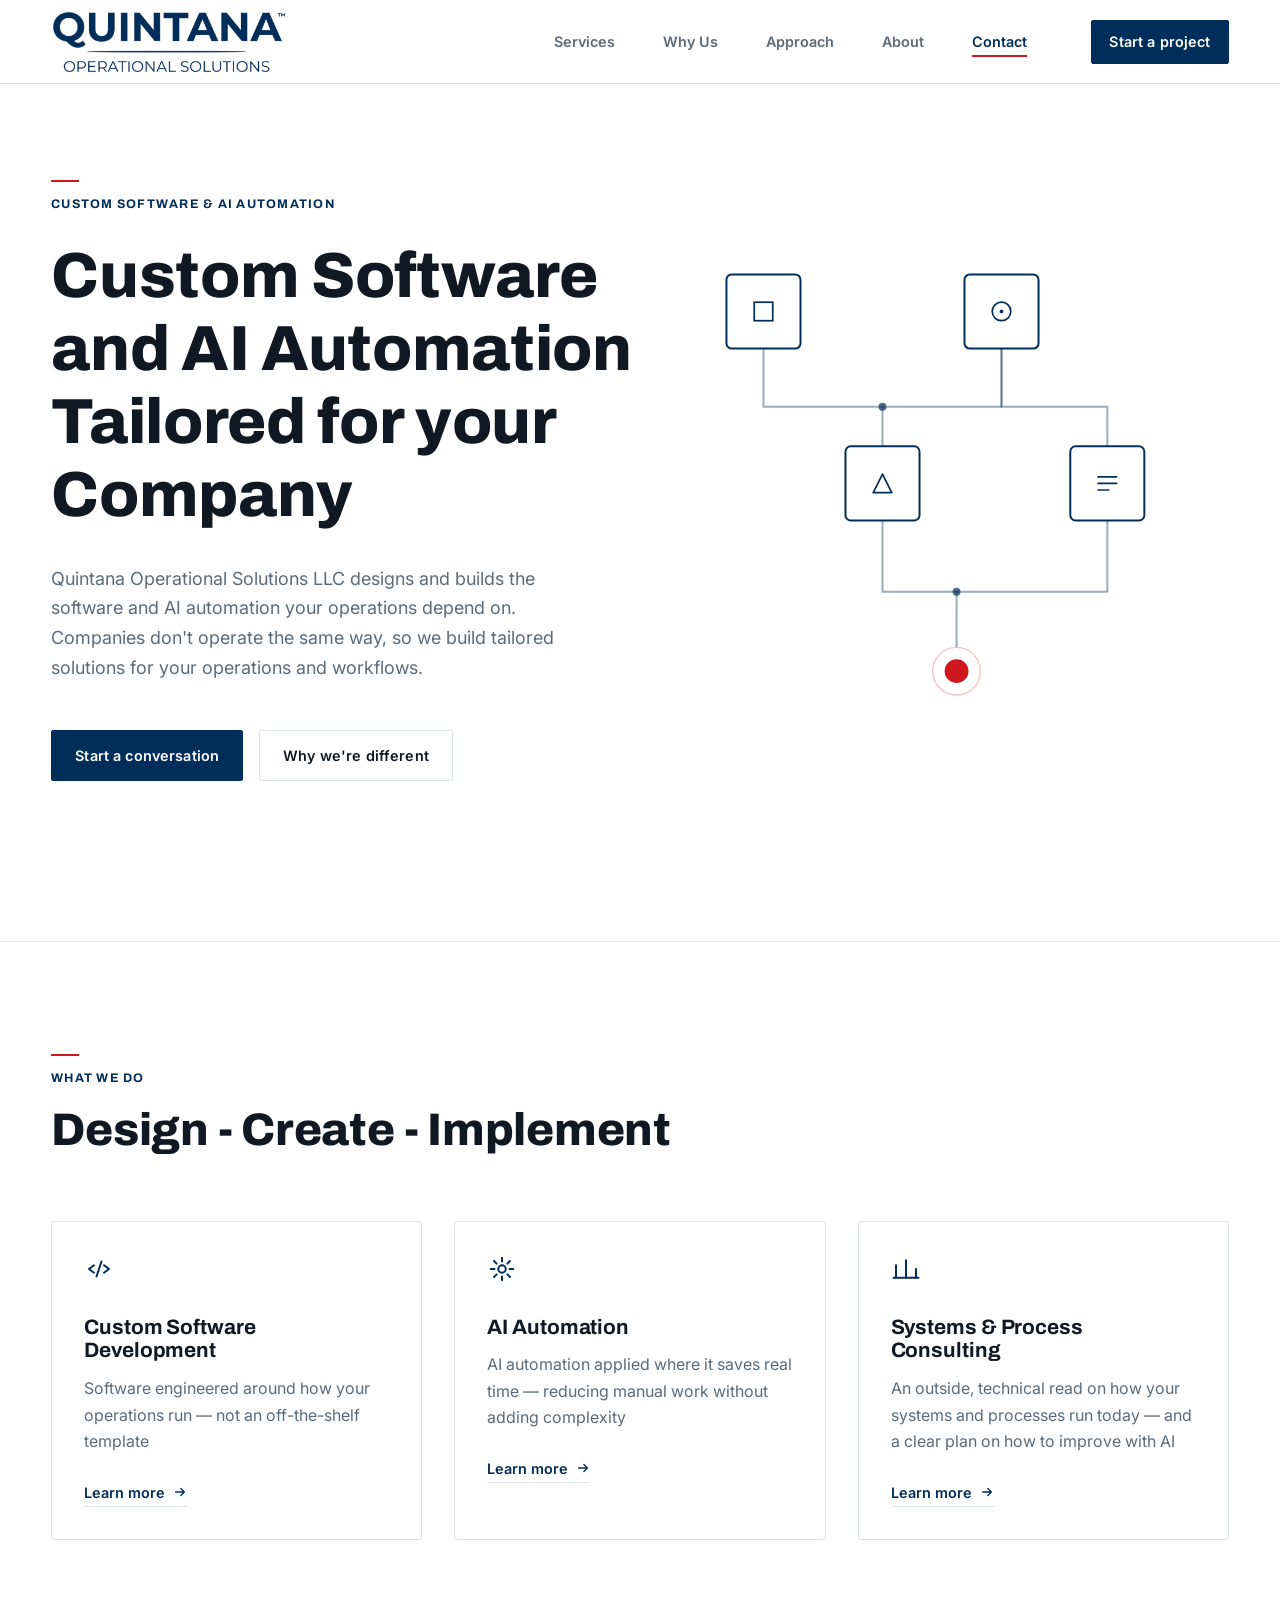
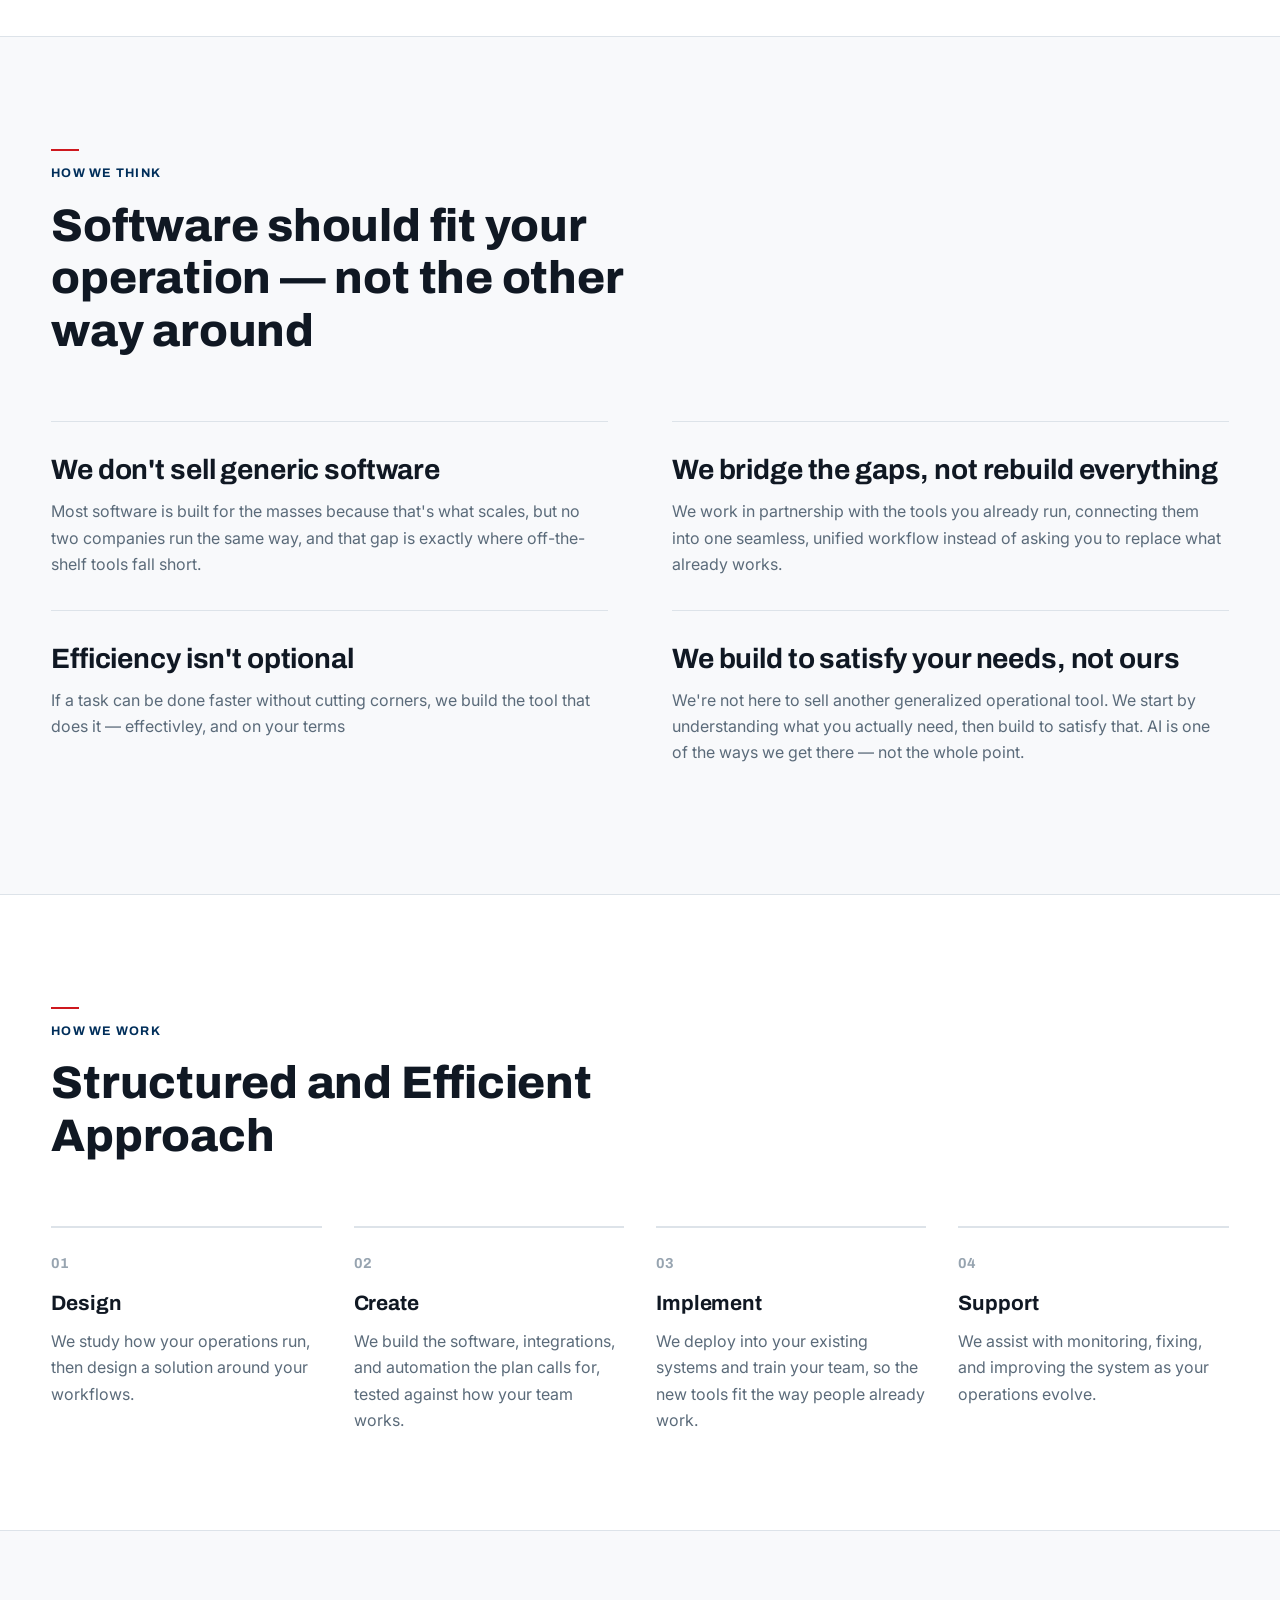
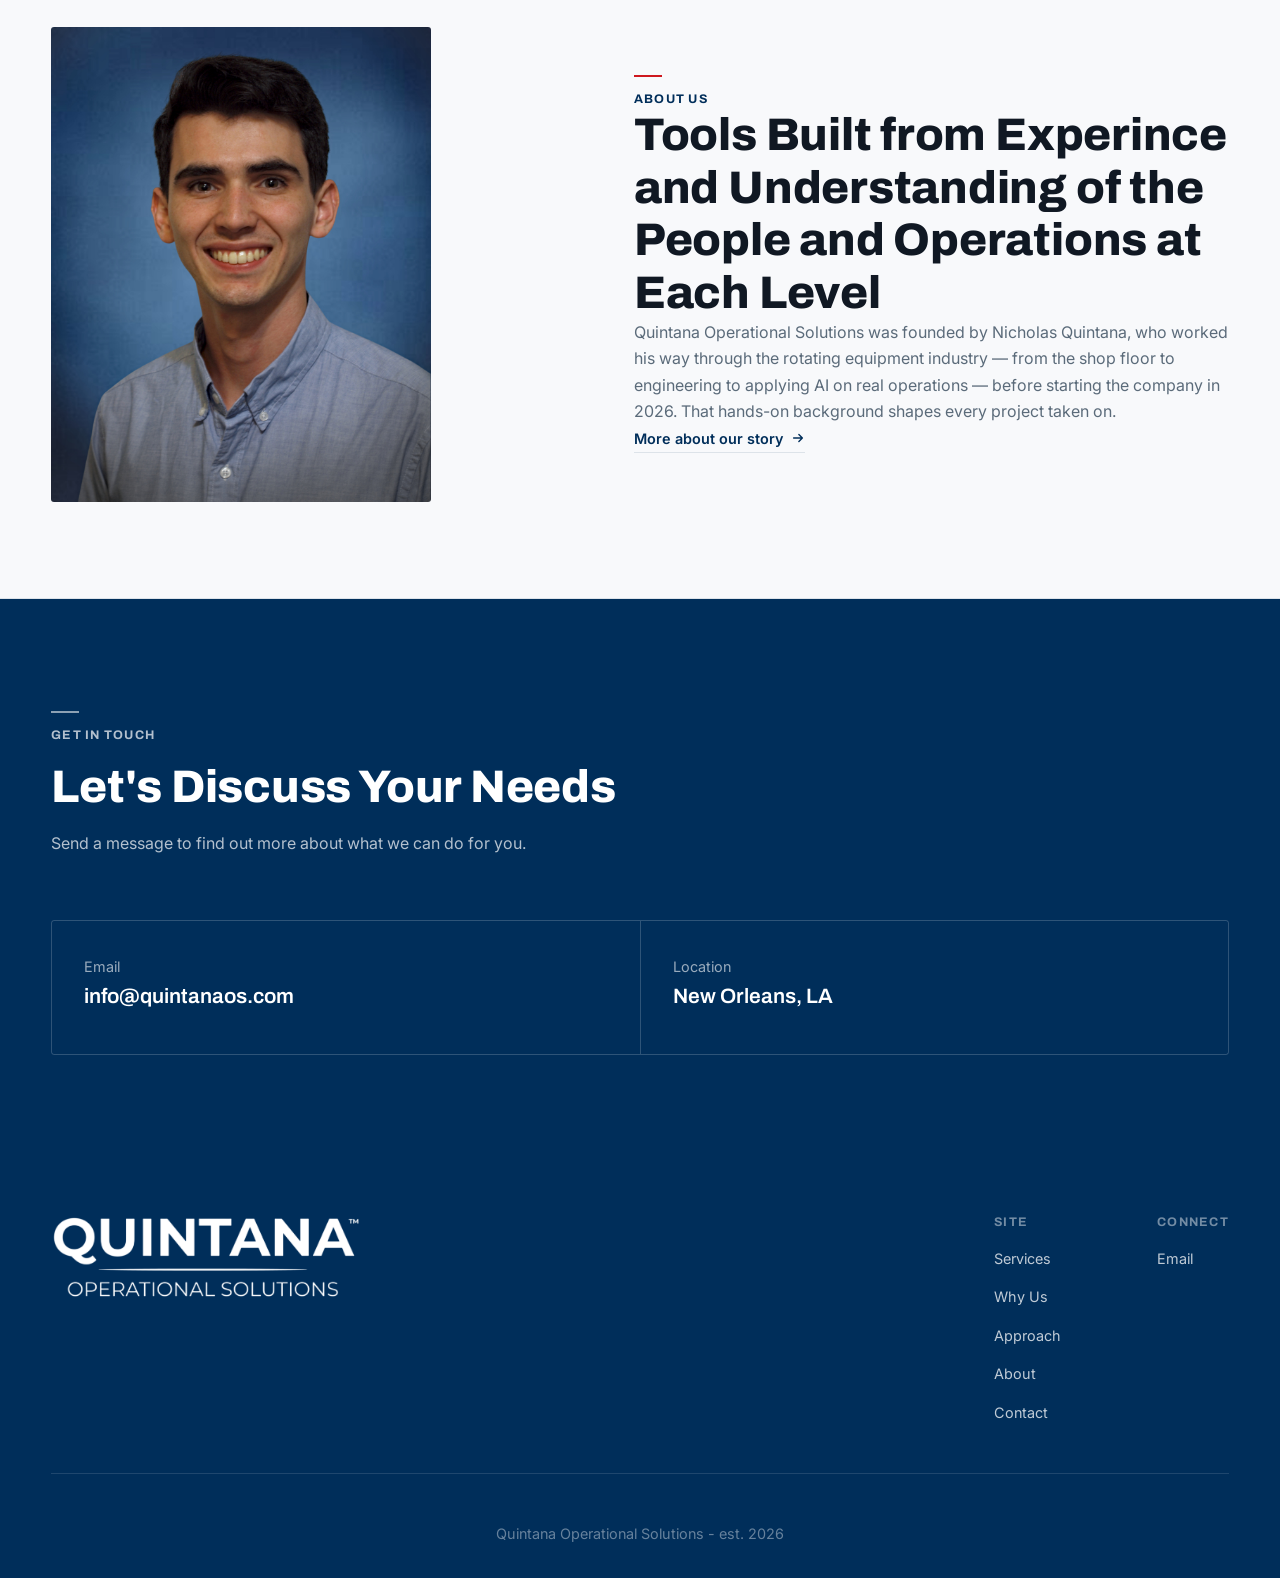
<file: index.html>
<!DOCTYPE html>
<html lang="en">
<head>
  <meta charset="UTF-8">
  <meta name="viewport" content="width=device-width, initial-scale=1.0">
  <title>Quintana Operational Solutions LLC — Custom Software for Industrial Operations</title>
  <meta name="description" content="Custom software development, automation, and reporting systems built for industrial and operational businesses. Based in New Orleans, Louisiana.">
  <link rel="icon" type="image/png" sizes="32x32" href="assets/icons/favicon-32.png">
  <link rel="icon" type="image/png" sizes="64x64" href="assets/icons/favicon-64.png">
  <link rel="apple-touch-icon" href="assets/icons/apple-touch-icon.png">
  <meta name="theme-color" content="#002e5a">

  <link rel="preconnect" href="https://fonts.googleapis.com">
  <link rel="preconnect" href="https://fonts.gstatic.com" crossorigin>
  <link href="https://fonts.googleapis.com/css2?family=Archivo:wght@600;700;800;900&amp;family=IBM+Plex+Mono:wght@500;600&amp;family=Inter:wght@400;500;600;700&amp;display=swap" rel="stylesheet">

  <link rel="stylesheet" href="css/variables.css">
  <link rel="stylesheet" href="css/base.css">
  <link rel="stylesheet" href="css/layout.css">
  <link rel="stylesheet" href="css/components.css">
  <link rel="stylesheet" href="css/pages.css">

  <!-- Structured data: Organization + Person (founder). Add "sameAs" URLs
       to the Organization object below once social profiles exist. -->
  <script type="application/ld+json">
  {
    "@context": "https://schema.org",
    "@graph": [
      {
        "@type": "Organization",
        "@id": "https://www.quintanaos.com/#organization",
        "name": "Quintana Operational Solutions LLC",
        "url": "https://www.quintanaos.com/",
        "logo": "https://www.quintanaos.com/assets/logo/quintana-logo-navy.png",
        "description": "Custom software development and IT consulting for industrial and operational businesses.",
        "address": {
          "@type": "PostalAddress",
          "addressLocality": "New Orleans",
          "addressRegion": "LA",
          "addressCountry": "US"
        },
        "founder": { "@id": "https://www.quintanaos.com/#person" }
      },
      {
        "@type": "Person",
        "@id": "https://www.quintanaos.com/#person",
        "name": "Nicholas Quintana",
        "jobTitle": "Founder & Managing Member",
        "worksFor": { "@id": "https://www.quintanaos.com/#organization" },
        "email": "info@quintanaos.com",
        "url": "https://www.quintanaos.com/",
        "address": {
          "@type": "PostalAddress",
          "addressLocality": "New Orleans",
          "addressRegion": "LA",
          "addressCountry": "US"
        }
      }
    ]
  }
  </script>
</head>
<body>
  <a class="skip-link" href="#main">Skip to content</a>

  <header class="site-header">
    <div class="container">
      <a class="brand" href="index.html" aria-label="Quintana Operational Solutions — home">
        <img class="brand__logo" src="assets/logo/quintana-logo-navy.png" alt="Quintana Operational Solutions" width="591" height="160">
      </a>

      <button class="nav-toggle" aria-label="Toggle navigation menu" aria-expanded="false" aria-controls="primary-nav">
        <span></span><span></span><span></span>
      </button>

      <nav class="nav" id="primary-nav" aria-label="Primary">
        <ul class="nav__links">
          <li><a href="#services">Services</a></li>
          <li><a href="#why-us">Why Us</a></li>
          <li><a href="#approach">Approach</a></li>
          <li><a href="about.html">About</a></li>
          <li><a href="#contact">Contact</a></li>
        </ul>
        <div class="nav__cta">
          <a class="btn btn--primary btn--sm" href="#contact">Start a project</a>
        </div>
      </nav>
    </div>
  </header>

  <main id="main">

    <!-- ============ HERO ============ -->
    <section class="hero">
      <div class="container">
        <div class="hero__content">
          <p class="eyebrow hero__eyebrow">Custom Software &amp; AI Automation</p>
          <h1>Custom Software and AI Automation Tailored for your Company</h1>
          <p class="hero__lead">
            Quintana Operational Solutions LLC designs and builds the software and AI automation your operations depend on.
            Companies don't operate the same way, so we build tailored solutions for your operations and workflows.
          </p>
          <div class="hero__actions">
            <a class="btn btn--primary" href="#contact">Start a conversation</a>
            <a class="btn btn--ghost" href="#why-us">Why we're different</a>
          </div>
        </div>

        <svg class="hero__diagram" viewBox="0 0 400 400" fill="none" aria-hidden="true">
          <path d="M48,76 L48,120 L138,120 L138,150" stroke="currentColor" stroke-width="1.5" opacity="0.4"/>
          <path d="M228,76 L228,120 L138,120" stroke="currentColor" stroke-width="1.5" opacity="0.4"/>
          <path d="M228,76 L228,120 L308,120 L308,150" stroke="currentColor" stroke-width="1.5" opacity="0.4"/>
          <path d="M138,206 L138,260 L194,260 L194,302" stroke="currentColor" stroke-width="1.5" opacity="0.4"/>
          <path d="M308,206 L308,260 L194,260" stroke="currentColor" stroke-width="1.5" opacity="0.4"/>

          <circle cx="138" cy="120" r="3" fill="currentColor" opacity="0.7"/>
          <circle cx="194" cy="260" r="3" fill="currentColor" opacity="0.7"/>

          <rect x="20" y="20" width="56" height="56" rx="4" fill="var(--paper-000)" stroke="currentColor" stroke-width="1.5"/>
          <rect x="41" y="41" width="14" height="14" stroke="currentColor" stroke-width="1.3"/>

          <rect x="200" y="20" width="56" height="56" rx="4" fill="var(--paper-000)" stroke="currentColor" stroke-width="1.5"/>
          <circle cx="228" cy="48" r="7" stroke="currentColor" stroke-width="1.3"/>
          <circle cx="228" cy="48" r="1.4" fill="currentColor"/>

          <rect x="110" y="150" width="56" height="56" rx="4" fill="var(--paper-000)" stroke="currentColor" stroke-width="1.5"/>
          <path d="M138,171 L145,185 L131,185 Z" stroke="currentColor" stroke-width="1.3" stroke-linejoin="round"/>

          <rect x="280" y="150" width="56" height="56" rx="4" fill="var(--paper-000)" stroke="currentColor" stroke-width="1.5"/>
          <path d="M301,173 L315,173 M301,178 L315,178 M301,183 L309,183" stroke="currentColor" stroke-width="1.3" stroke-linecap="round"/>

          <circle cx="194" cy="320" r="18" stroke="var(--color-accent)" opacity="0.25"/>
          <circle cx="194" cy="320" r="9" fill="var(--color-accent)"/>
        </svg>
      </div>
    </section>

    <!-- ============ SERVICES ============ -->
    <section class="section" id="services">
      <div class="container">
        <div class="section-head">
          <p class="eyebrow">What We Do</p>
          <h2>Design  -  Create  -  Implement</h2>
        </div>

        <div class="grid grid--3">
          <article class="card service-card">
            <div class="service-card__icon">
              <svg viewBox="0 0 24 24" fill="none" aria-hidden="true">
                <path d="M8 9l-4 3 4 3M16 9l4 3-4 3M14 6l-4 12" stroke="currentColor" stroke-width="1.6" stroke-linecap="round" stroke-linejoin="round"/>
              </svg>
            </div>
            <h3>Custom Software Development</h3>
            <p>Software engineered around how your operations run — not an off-the-shelf template</p>
            <a class="link-arrow" href="#contact">
              Learn more
              <svg viewBox="0 0 16 16" fill="none" aria-hidden="true"><path d="M3 8h10M9 4l4 4-4 4" stroke="currentColor" stroke-width="1.6" stroke-linecap="round" stroke-linejoin="round"/></svg>
            </a>
          </article>

          <article class="card service-card">
            <div class="service-card__icon">
              <svg viewBox="0 0 24 24" fill="none" aria-hidden="true">
                <circle cx="12" cy="12" r="3" stroke="currentColor" stroke-width="1.6"/>
                <path d="M12 3v3M12 18v3M3 12h3M18 12h3M5.6 5.6l2.1 2.1M16.3 16.3l2.1 2.1M18.4 5.6l-2.1 2.1M7.7 16.3l-2.1 2.1" stroke="currentColor" stroke-width="1.6" stroke-linecap="round"/>
              </svg>
            </div>
            <h3>AI Automation</h3>
            <p>AI automation applied where it saves real time — reducing manual work without adding complexity</p>
            <a class="link-arrow" href="#contact">
              Learn more
              <svg viewBox="0 0 16 16" fill="none" aria-hidden="true"><path d="M3 8h10M9 4l4 4-4 4" stroke="currentColor" stroke-width="1.6" stroke-linecap="round" stroke-linejoin="round"/></svg>
            </a>
          </article>

          <article class="card service-card">
            <div class="service-card__icon">
              <svg viewBox="0 0 24 24" fill="none" aria-hidden="true">
                <path d="M4 19V9M12 19V5M20 19v-7" stroke="currentColor" stroke-width="1.6" stroke-linecap="round"/>
                <path d="M2 19h20" stroke="currentColor" stroke-width="1.6" stroke-linecap="round"/>
              </svg>
            </div>
            <h3>Systems &amp; Process Consulting</h3>
            <p>An outside, technical read on how your systems and processes run today — and a clear plan on how to improve with AI</p>
            <a class="link-arrow" href="#contact">
              Learn more
              <svg viewBox="0 0 16 16" fill="none" aria-hidden="true"><path d="M3 8h10M9 4l4 4-4 4" stroke="currentColor" stroke-width="1.6" stroke-linecap="round" stroke-linejoin="round"/></svg>
            </a>
          </article>
        </div>
      </div>
    </section>

    <!-- ============ WHY US / HOW WE THINK ============ -->
    <section class="section section--alt" id="why-us">
      <div class="container">
        <div class="section-head">
          <p class="eyebrow">How We Think</p>
          <h2>Software should fit your operation — not the other way around</h2>
        </div>

        <div class="values-grid">
          <div class="value-item">
            <h3>We don't sell generic software</h3>
            <p>Most software is built for the masses because that's what scales, but no two companies run the same way, and that gap is exactly where off-the-shelf tools fall short.</p>
          </div>
          <div class="value-item">
            <h3>We bridge the gaps, not rebuild everything</h3>
            <p>We work in partnership with the tools you already run, connecting them into one seamless, unified workflow instead of asking you to replace what already works.</p>
          </div>
          <div class="value-item">
            <h3>Efficiency isn't optional</h3>
            <p>If a task can be done faster without cutting corners, we build the tool that does it — effectivley, and on your terms</p>
          </div>
          <div class="value-item">
            <h3>We build to satisfy your needs, not ours</h3>
            <p>We're not here to sell another generalized operational tool. We start by understanding what you actually need, then build to satisfy that. AI is one of the ways we get there — not the whole point.</p>
          </div>
        </div>
      </div>
    </section>

    <!-- ============ APPROACH ============ -->
    <section class="section" id="approach">
      <div class="container">
        <div class="section-head">
          <p class="eyebrow">How We Work</p>
          <h2>Structured and Efficient Approach</h2>
        </div>

        <div class="steps">
          <div class="step">
            <span class="step__number">01</span>
            <h3>Design</h3>
            <p>We study how your operations run, then design a solution around your workflows.</p>
          </div>
          <div class="step">
            <span class="step__number">02</span>
            <h3>Create</h3>
            <p>We build the software, integrations, and automation the plan calls for, tested against how your team works.</p>
          </div>
          <div class="step">
            <span class="step__number">03</span>
            <h3>Implement</h3>
            <p>We deploy into your existing systems and train your team, so the new tools fit the way people already work.</p>
          </div>
          <div class="step">
            <span class="step__number">04</span>
            <h3>Support</h3>
            <p>We assist with monitoring, fixing, and improving the system as your operations evolve.</p>
          </div>
        </div>
      </div>
    </section>

    <!-- ============ ABOUT TEASER ============ -->
    <section class="section section--alt" id="about">
      <div class="container">
        <div class="about-teaser">
          <div class="about-teaser__portrait">
            <img src="assets/photos/nicholas-quintana.jpg" alt="Nicholas Quintana, Founder of Quintana Operational Solutions">
          </div>
          <div class="about-teaser__content">
            <p class="eyebrow">About Us</p>
            <h2>Tools Built from Experince and Understanding of the People and Operations at Each Level</h2>
            <p>Quintana Operational Solutions was founded by Nicholas Quintana, who worked his way through the rotating equipment industry — from the shop floor to engineering to applying AI on real operations — before starting the company in 2026. That hands-on background shapes every project taken on.</p>
            <a class="link-arrow" href="about.html">
              More about our story
              <svg viewBox="0 0 16 16" fill="none" aria-hidden="true"><path d="M3 8h10M9 4l4 4-4 4" stroke="currentColor" stroke-width="1.6" stroke-linecap="round" stroke-linejoin="round"/></svg>
            </a>
          </div>
        </div>
      </div>
    </section>

    <!-- ============ CONTACT ============ -->
    <section class="section section--dark" id="contact">
      <div class="container">
        <div class="section-head">
          <p class="eyebrow eyebrow--on-dark">Get In Touch</p>
          <h2>Let's Discuss Your Needs</h2>
          <p>Send a message to find out more about what we can do for you.</p>
        </div>

        <div class="stat-strip stat-strip--on-dark stat-strip--2">
          <div class="stat">
            <span class="stat__label">Email</span>
            <a class="stat__value stat__value--text" href="mailto:info@quintanaos.com">info@quintanaos.com</a>
          </div>
          <div class="stat">
            <span class="stat__label">Location</span>
            <span class="stat__value stat__value--text">New Orleans, LA</span>
          </div>
        </div>
      </div>
    </section>

  </main>

  <footer class="site-footer">
    <div class="container">
      <div class="footer-top">
        <div>
          <a class="footer-brand" href="index.html" aria-label="Quintana Operational Solutions — home">
            <img class="footer-brand__logo" src="assets/logo/quintana-logo-white.png" alt="Quintana Operational Solutions" width="591" height="160">
          </a>
        </div>

        <div class="footer-links">
          <div>
            <h4>Site</h4>
            <ul>
              <li><a href="#services">Services</a></li>
              <li><a href="#why-us">Why Us</a></li>
              <li><a href="#approach">Approach</a></li>
              <li><a href="about.html">About</a></li>
              <li><a href="#contact">Contact</a></li>
            </ul>
          </div>
          <div>
            <h4>Connect</h4>
            <ul>
              <li><a href="mailto:info@quintanaos.com">Email</a></li>
            </ul>
          </div>
        </div>
      </div>

      <div class="footer-bottom">
        <span>Quintana Operational Solutions - est. 2026</span>
      </div>
    </div>
  </footer>

  <script src="js/main.js"></script>
</body>
</html>
</file>
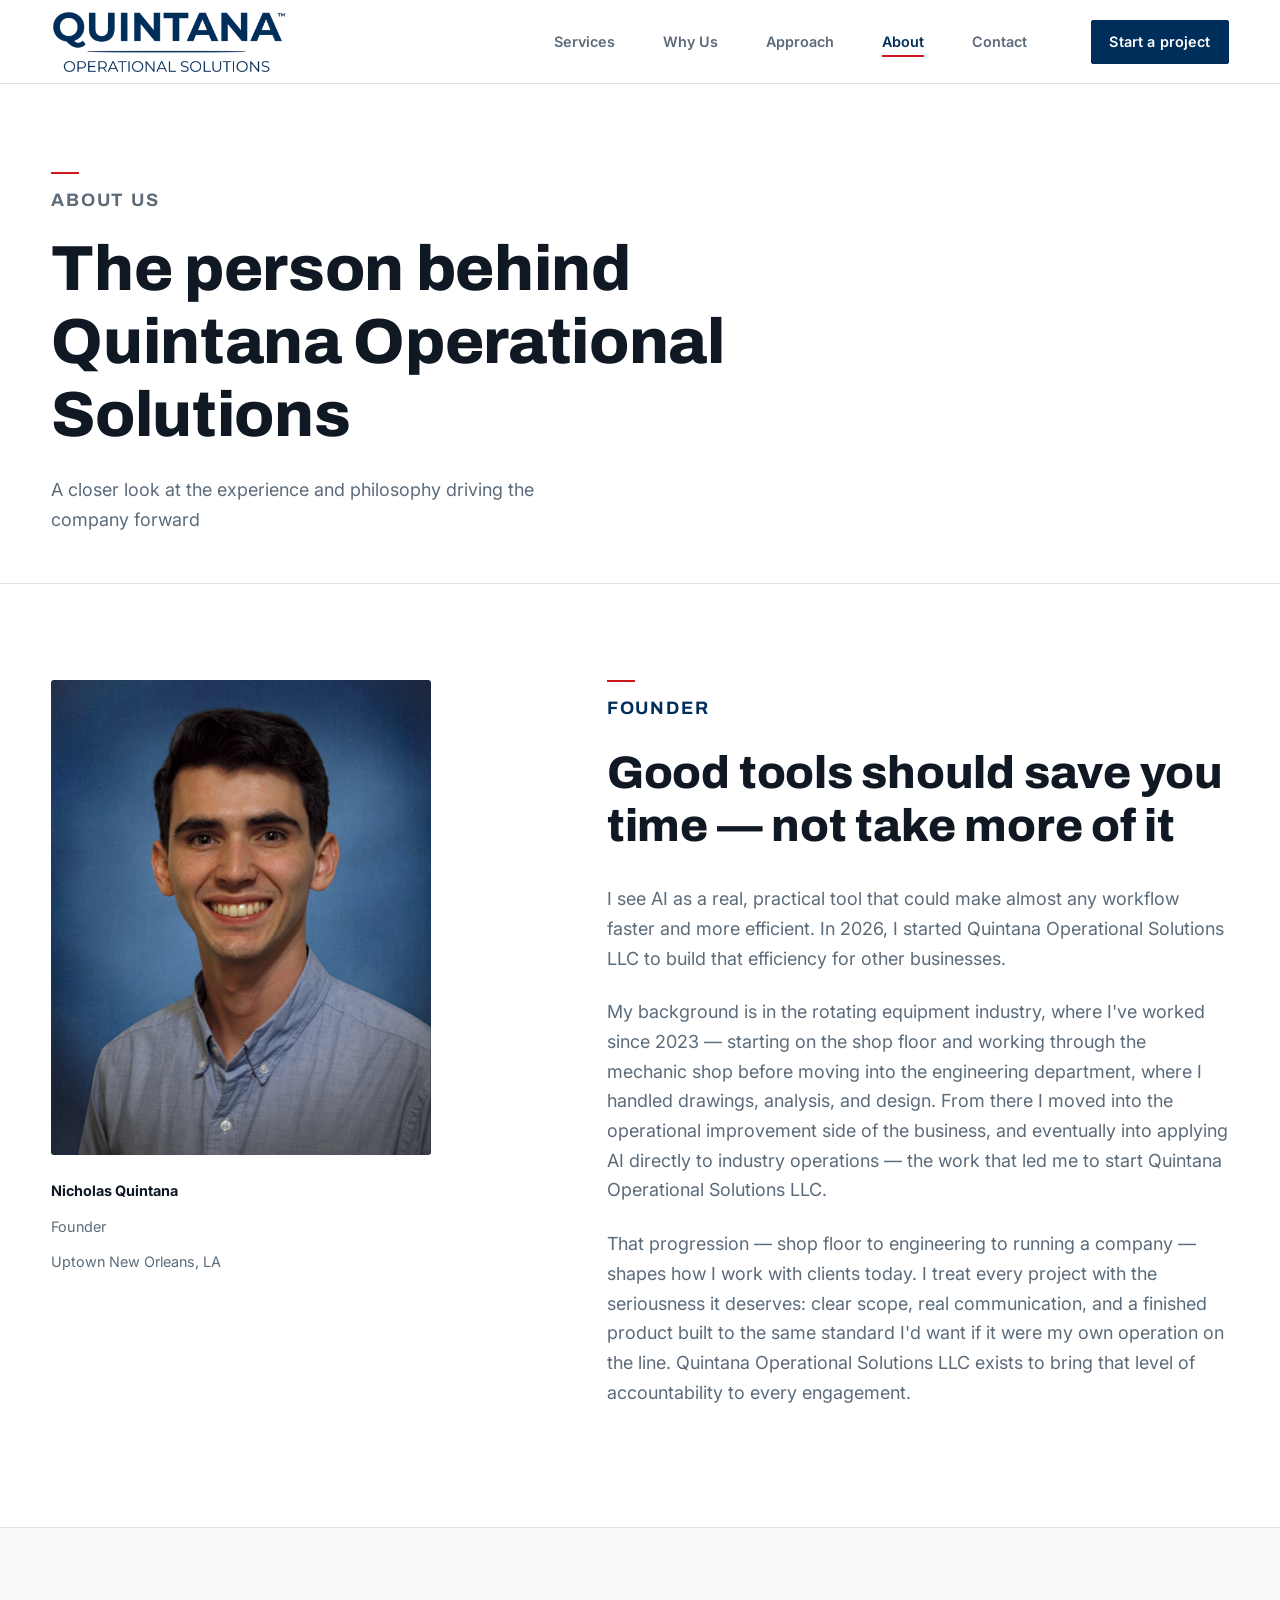
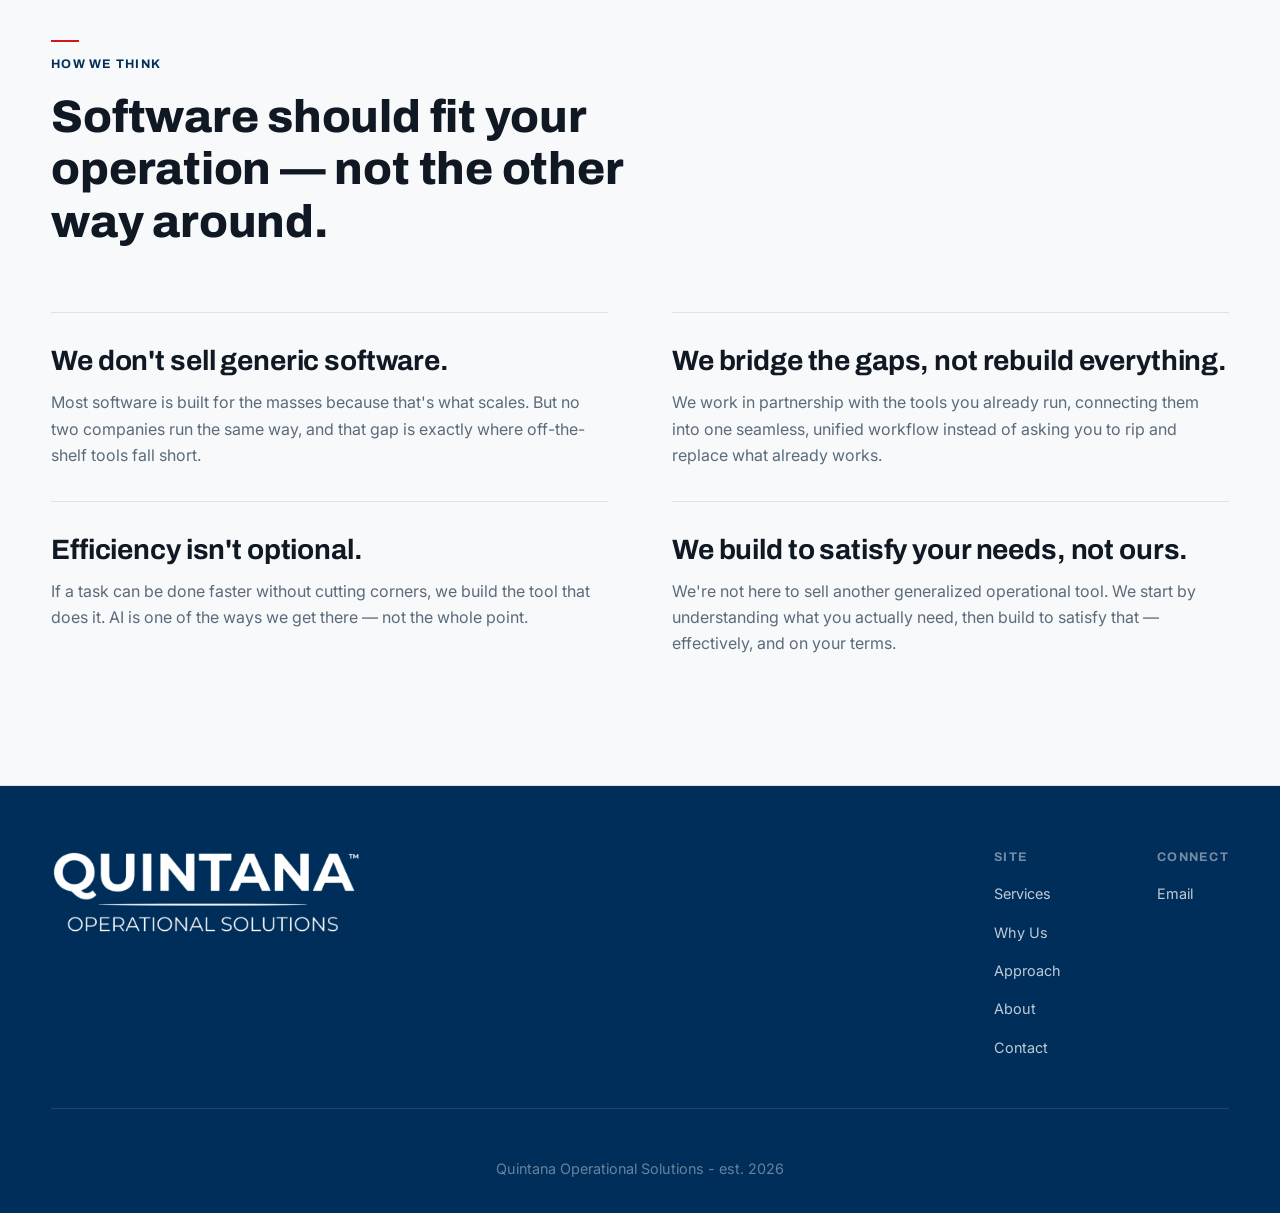
<file: about.html>
<!DOCTYPE html>
<html lang="en">
<head>
  <meta charset="UTF-8">
  <meta name="viewport" content="width=device-width, initial-scale=1.0">
  <title>About | Quintana Operational Solutions</title>
  <meta name="description" content="Meet Nicholas Quintana, founder of Quintana Operational Solutions — a New Orleans-based custom software and AI automation company built on hands-on industry experience.">
  <link rel="icon" type="image/png" sizes="32x32" href="assets/icons/favicon-32.png">
  <link rel="icon" type="image/png" sizes="64x64" href="assets/icons/favicon-64.png">
  <link rel="apple-touch-icon" href="assets/icons/apple-touch-icon.png">
  <meta name="theme-color" content="#002e5a">

  <link rel="preconnect" href="https://fonts.googleapis.com">
  <link rel="preconnect" href="https://fonts.gstatic.com" crossorigin>
  <link href="https://fonts.googleapis.com/css2?family=Archivo:wght@600;700;800;900&amp;family=IBM+Plex+Mono:wght@500;600&amp;family=Inter:wght@400;500;600;700&amp;display=swap" rel="stylesheet">

  <link rel="stylesheet" href="css/variables.css">
  <link rel="stylesheet" href="css/base.css">
  <link rel="stylesheet" href="css/layout.css">
  <link rel="stylesheet" href="css/components.css">
  <link rel="stylesheet" href="css/pages.css">

  <!-- Structured data: Organization + Person (founder). Add "sameAs" URLs
       to the Organization object below once social profiles exist. -->
  <script type="application/ld+json">
  {
    "@context": "https://schema.org",
    "@graph": [
      {
        "@type": "Organization",
        "@id": "https://www.quintanaos.com/#organization",
        "name": "Quintana Operational Solutions LLC",
        "url": "https://www.quintanaos.com/",
        "logo": "https://www.quintanaos.com/assets/logo/quintana-logo-navy.png",
        "description": "Custom software development and IT consulting for industrial and operational businesses.",
        "address": {
          "@type": "PostalAddress",
          "addressLocality": "New Orleans",
          "addressRegion": "LA",
          "addressCountry": "US"
        },
        "founder": { "@id": "https://www.quintanaos.com/#person" }
      },
      {
        "@type": "Person",
        "@id": "https://www.quintanaos.com/#person",
        "name": "Nicholas Quintana",
        "jobTitle": "Founder & Managing Member",
        "worksFor": { "@id": "https://www.quintanaos.com/#organization" },
        "email": "info@quintanaos.com",
        "url": "https://www.quintanaos.com/",
        "address": {
          "@type": "PostalAddress",
          "addressLocality": "New Orleans",
          "addressRegion": "LA",
          "addressCountry": "US"
        }
      }
    ]
  }
  </script>
</head>
<body>
  <a class="skip-link" href="#main">Skip to content</a>

  <header class="site-header">
    <div class="container">
      <a class="brand" href="index.html" aria-label="Quintana Operational Solutions — home">
        <img class="brand__logo" src="assets/logo/quintana-logo-navy.png" alt="Quintana Operational Solutions" width="591" height="160">
      </a>

      <button class="nav-toggle" aria-label="Toggle navigation menu" aria-expanded="false" aria-controls="primary-nav">
        <span></span><span></span><span></span>
      </button>

      <nav class="nav" id="primary-nav" aria-label="Primary">
        <ul class="nav__links">
          <li><a href="index.html#services">Services</a></li>
          <li><a href="index.html#why-us">Why Us</a></li>
          <li><a href="index.html#approach">Approach</a></li>
          <li><a href="about.html" class="is-active" aria-current="page">About</a></li>
          <li><a href="index.html#contact">Contact</a></li>
        </ul>
        <div class="nav__cta">
          <a class="btn btn--primary btn--sm" href="index.html#contact">Start a project</a>
        </div>
      </nav>
    </div>
  </header>

  <main id="main">

    <!-- ============ PAGE HEADER ============ -->
    <section class="page-header">
      <div class="container">
        <p class="eyebrow">About Us</p>
        <h1>The person behind Quintana Operational Solutions</h1>
        <p>A closer look at the experience and philosophy driving the company forward</p>
      </div>
    </section>

    <!-- ============ FOUNDER BIO ============ -->
    <section class="section">
      <div class="container">
        <div class="founder-section">
          <div class="founder-section__sticky">
            <div class="founder-portrait">
              <img src="assets/photos/nicholas-quintana.jpg" alt="Nicholas Quintana, Founder of Quintana Operational Solutions">
            </div>
            <div class="founder-meta">
              <div><strong>Nicholas Quintana</strong></div>
              <div>Founder</div>
              <div>Uptown New Orleans, LA</div>
            </div>
          </div>

          <div class="founder-bio">
            <p class="eyebrow">Founder</p>
            <h2>Good tools should save you time — not take more of it</h2>
            <p>
              I see AI as a real,
              practical tool that could make almost any workflow faster and more efficient.
              In 2026, I started Quintana Operational Solutions LLC to build that efficiency for
              other businesses.
            </p>
            <p>
              My background is in the rotating equipment industry, where I've worked since 2023
              — starting on the shop floor and working through the mechanic shop before moving
              into the engineering department, where I handled drawings, analysis, and design.
              From there I moved into the operational improvement side of the business, and
              eventually into applying AI directly to industry operations — the work that led
              me to start Quintana Operational Solutions LLC.
            </p>
            <p>
              That progression — shop floor to engineering to running a company — shapes how I
              work with clients today. I treat every project with the seriousness it deserves:
              clear scope, real communication, and a finished product built to the same standard
              I'd want if it were my own operation on the line. Quintana Operational Solutions LLC
              exists to bring that level of accountability to every engagement.
            </p>
          </div>
        </div>
      </div>
    </section>

    <!-- ============ VALUES / PHILOSOPHY ============ -->
    <section class="section section--alt">
      <div class="container">
        <div class="section-head">
          <p class="eyebrow">How We Think</p>
          <h2>Software should fit your operation — not the other way around.</h2>
        </div>

        <div class="values-grid">
          <div class="value-item">
            <h3>We don't sell generic software.</h3>
            <p>Most software is built for the masses because that's what scales. But no two companies run the same way, and that gap is exactly where off-the-shelf tools fall short.</p>
          </div>
          <div class="value-item">
            <h3>We bridge the gaps, not rebuild everything.</h3>
            <p>We work in partnership with the tools you already run, connecting them into one seamless, unified workflow instead of asking you to rip and replace what already works.</p>
          </div>
          <div class="value-item">
            <h3>Efficiency isn't optional.</h3>
            <p>If a task can be done faster without cutting corners, we build the tool that does it. AI is one of the ways we get there — not the whole point.</p>
          </div>
          <div class="value-item">
            <h3>We build to satisfy your needs, not ours.</h3>
            <p>We're not here to sell another generalized operational tool. We start by understanding what you actually need, then build to satisfy that — effectively, and on your terms.</p>
          </div>
        </div>
      </div>
    </section>

  </main>

  <footer class="site-footer">
    <div class="container">
      <div class="footer-top">
        <div>
          <a class="footer-brand" href="index.html" aria-label="Quintana Operational Solutions — home">
            <img class="footer-brand__logo" src="assets/logo/quintana-logo-white.png" alt="Quintana Operational Solutions" width="591" height="160">
          </a>
        </div>

        <div class="footer-links">
          <div>
            <h4>Site</h4>
            <ul>
              <li><a href="index.html#services">Services</a></li>
              <li><a href="index.html#why-us">Why Us</a></li>
              <li><a href="index.html#approach">Approach</a></li>
              <li><a href="about.html">About</a></li>
              <li><a href="index.html#contact">Contact</a></li>
            </ul>
          </div>
          <div>
            <h4>Connect</h4>
            <ul>
              <li><a href="mailto:info@quintanaos.com">Email</a></li>
            </ul>
          </div>
        </div>
      </div>

      <div class="footer-bottom">
        <span>Quintana Operational Solutions - est. 2026</span>
      </div>
    </div>
  </footer>

  <script src="js/main.js"></script>
</body>
</html>
</file>
<file: css/variables.css>
/*
  Design tokens — Quintana Operational Solutions
  Change values here to re-theme the entire site.
*/

:root {
  /* ---- Brand color ---- */
  --navy-900: #001220; /* dark navy — contact section, footer, photo blocks */
  --navy-800: #002e5a; /* logo blue — buttons, icons, text accents */

  /* ---- Accent (used sparingly, never decoratively) ---- */
  --accent-600: #9a1216;
  --accent-500: #ce181e;
  --accent-100: #fbe6e7;

  /* ---- Neutrals ---- */
  --ink-900: #101823;
  --ink-700: #33404d;
  --ink-500: #5b6b7a;
  --ink-300: #97a4b0;
  --line-200: #dde3e9;
  --line-100: #eaeef2;
  --paper-000: #ffffff;
  --paper-050: #f8f9fb;
  --paper-100: #f2f4f7;

  /* ---- Semantic aliases ---- */
  --color-bg: var(--paper-000);
  --color-bg-alt: var(--paper-050);
  --color-text: var(--ink-900);
  --color-text-soft: var(--ink-500);
  --color-border: var(--line-200);
  --color-brand: var(--navy-800);
  --color-brand-dark: var(--navy-900);
  --color-accent: var(--accent-500);

  /* ---- Typography ----
     Headings use a confident geometric grotesque (pairs with the wordmark).
     Body copy stays on a neutral, highly-legible sans.
     Monospace is reserved for tabular data only (dates, figures) — not decoration. */
  --font-heading: "Archivo", "Arial Narrow", Arial, sans-serif;
  --font-sans: "Inter", -apple-system, BlinkMacSystemFont, "Segoe UI", Roboto,
    Helvetica, Arial, sans-serif;
  --font-mono: "IBM Plex Mono", "SFMono-Regular", Consolas, "Liberation Mono",
    Menlo, monospace;

  --fs-900: clamp(2.5rem, 1.9rem + 2.6vw, 4.1rem);    /* hero H1 */
  --fs-800: clamp(2rem, 1.7rem + 1.5vw, 2.85rem);     /* section H2 */
  --fs-700: clamp(1.4rem, 1.25rem + 0.7vw, 1.75rem);  /* H3 */
  --fs-600: clamp(1.1rem, 1.02rem + 0.35vw, 1.3rem);  /* H4 / lead */
  --fs-500: 1.125rem; /* body large */
  --fs-400: 1rem;     /* body */
  --fs-300: 0.9rem;   /* small */
  --fs-200: 0.78rem;  /* label */

  --lh-tight: 1.15;
  --lh-snug: 1.35;
  --lh-normal: 1.65;

  /* ---- Spacing scale ---- */
  --space-1: 0.25rem;
  --space-2: 0.5rem;
  --space-3: 0.75rem;
  --space-4: 1rem;
  --space-5: 1.5rem;
  --space-6: 2rem;
  --space-7: 3rem;
  --space-8: 4rem;
  --space-9: 6rem;
  --space-10: 8rem;

  /* ---- Layout ---- */
  --container-max: 1440px;
  --container-pad: clamp(1.25rem, 4vw, 4rem);
  --radius-sm: 2px;
  --radius-md: 3px;
  --header-h: 84px;

  /* ---- Motion ---- */
  --ease-out: cubic-bezier(0.16, 1, 0.3, 1);
  --dur-fast: 150ms;
  --dur-med: 300ms;

  /* ---- Effects ---- */
  --shadow-sm: 0 1px 2px rgba(16, 24, 35, 0.06), 0 1px 1px rgba(16, 24, 35, 0.04);
  --shadow-md: 0 8px 24px rgba(16, 24, 35, 0.08), 0 2px 6px rgba(16, 24, 35, 0.05);
  --shadow-lg: 0 20px 48px rgba(0, 18, 32, 0.14), 0 4px 12px rgba(0, 18, 32, 0.06);
}
</file>
<file: css/base.css>
/* Reset & base element styles */

*,
*::before,
*::after {
  box-sizing: border-box;
}

html {
  -webkit-text-size-adjust: 100%;
  scroll-behavior: smooth;
}

html:focus-within {
  scroll-behavior: smooth;
}

@media (prefers-reduced-motion: reduce) {
  html {
    scroll-behavior: auto;
  }
  *,
  *::before,
  *::after {
    animation-duration: 0.01ms !important;
    animation-iteration-count: 1 !important;
    transition-duration: 0.01ms !important;
    scroll-behavior: auto !important;
  }
}

body {
  margin: 0;
  font-family: var(--font-sans);
  font-size: var(--fs-400);
  line-height: var(--lh-normal);
  color: var(--color-text);
  background: var(--color-bg);
  -webkit-font-smoothing: antialiased;
  -moz-osx-font-smoothing: grayscale;
  text-rendering: optimizeLegibility;
}

img,
picture,
svg {
  max-width: 100%;
  display: block;
}

a {
  color: inherit;
  text-decoration: none;
}

ul,
ol {
  padding: 0;
  margin: 0;
  list-style: none;
}

h1,
h2,
h3,
h4,
p,
figure {
  margin: 0;
}

h1,
h2,
h3,
h4 {
  font-family: var(--font-heading);
  font-weight: 700;
  line-height: var(--lh-tight);
  letter-spacing: -0.005em;
  color: var(--color-text);
}

h1 {
  font-size: var(--fs-900);
  font-weight: 800;
}

h2 {
  font-size: var(--fs-800);
  font-weight: 800;
}

h3 {
  font-size: var(--fs-700);
}

h4 {
  font-size: var(--fs-600);
}

p {
  color: var(--color-text-soft);
}

button {
  font-family: inherit;
}

input,
textarea,
select {
  font-family: inherit;
  font-size: inherit;
}

/* Accessible focus ring, consistent across interactive elements */
a:focus-visible,
button:focus-visible,
input:focus-visible,
textarea:focus-visible {
  outline: 2px solid var(--color-accent);
  outline-offset: 3px;
  border-radius: var(--radius-sm);
}

::selection {
  background: var(--navy-800);
  color: var(--paper-000);
}

.visually-hidden {
  position: absolute;
  width: 1px;
  height: 1px;
  padding: 0;
  margin: -1px;
  overflow: hidden;
  clip: rect(0, 0, 0, 0);
  white-space: nowrap;
  border: 0;
}

/* Skip link for keyboard users */
.skip-link {
  position: absolute;
  top: -48px;
  left: var(--space-4);
  z-index: 1000;
  background: var(--color-brand);
  color: #fff;
  padding: var(--space-3) var(--space-5);
  border-radius: var(--radius-sm);
  font-size: var(--fs-300);
  transition: top var(--dur-fast) var(--ease-out);
}

.skip-link:focus {
  top: var(--space-4);
}
</file>
<file: css/layout.css>
/* Structural layout: containers, grid, section rhythm */

.container {
  width: 100%;
  max-width: var(--container-max);
  margin-inline: auto;
  padding-inline: var(--container-pad);
}

.container--narrow {
  max-width: 800px;
}

section {
  position: relative;
}

.section {
  padding-block: var(--space-9);
}

@media (max-width: 1024px) {
  .section {
    padding-block: var(--space-8);
  }
}

@media (max-width: 640px) {
  .section {
    padding-block: var(--space-7);
  }
}

.section--tight {
  padding-block: var(--space-8);
}

.section--alt {
  background: var(--color-bg-alt);
  border-block: 1px solid var(--color-border);
}

.section--dark {
  background: var(--color-brand);
  color: #fff;
}

.section--dark h2,
.section--dark h3 {
  color: #fff;
}

.section--dark p {
  color: rgba(255, 255, 255, 0.7);
}


.section-head {
  max-width: 640px;
  margin-bottom: var(--space-8);
}

.section-head--center {
  max-width: 640px;
  margin-inline: auto;
  text-align: center;
}

.section-head h2 {
  margin-top: var(--space-4);
}

.section-head p {
  margin-top: var(--space-4);
}

@media (max-width: 640px) {
  .section-head {
    margin-bottom: var(--space-6);
  }
}

/* Generic responsive grids */
.grid {
  display: grid;
  gap: var(--space-6);
}

.grid--3 {
  grid-template-columns: repeat(3, 1fr);
}

.grid--2 {
  grid-template-columns: repeat(2, 1fr);
}

@media (max-width: 1024px) {
  .grid--3 {
    grid-template-columns: repeat(2, 1fr);
  }
}

@media (max-width: 640px) {
  .grid--3,
  .grid--2 {
    grid-template-columns: 1fr;
  }
}

.stack {
  display: flex;
  flex-direction: column;
}

.cluster {
  display: flex;
  align-items: center;
  flex-wrap: wrap;
  gap: var(--space-4);
}

/* Thin horizontal rule, used as a quiet section divider */
.rule {
  height: 1px;
  background: var(--color-border);
  border: none;
  margin: 0;
}
</file>
<file: css/components.css>
/* Reusable UI components */

/* ============ Eyebrow / section label ============ */
.eyebrow {
  display: block;
  font-family: var(--font-heading);
  font-size: var(--fs-200);
  letter-spacing: 0.1em;
  text-transform: uppercase;
  color: var(--color-brand);
  font-weight: 700;
}

.eyebrow::before {
  content: "";
  display: block;
  width: 28px;
  height: 2px;
  background: var(--color-accent);
  margin-bottom: var(--space-3);
}

.eyebrow--on-dark {
  color: rgba(255, 255, 255, 0.85);
}

.eyebrow--on-dark::before {
  background: rgba(255, 255, 255, 0.55);
}

/* ============ Buttons ============ */
.btn {
  display: inline-flex;
  align-items: center;
  justify-content: center;
  gap: var(--space-2);
  padding: 0.85em 1.6em;
  font-size: var(--fs-300);
  font-weight: 600;
  letter-spacing: 0.01em;
  border-radius: var(--radius-sm);
  border: 1px solid transparent;
  cursor: pointer;
  transition: background var(--dur-fast) var(--ease-out),
    border-color var(--dur-fast) var(--ease-out),
    color var(--dur-fast) var(--ease-out),
    transform var(--dur-fast) var(--ease-out);
  white-space: nowrap;
  min-height: 44px;
}

.btn:active {
  transform: translateY(1px);
}

.btn--primary {
  background: var(--color-brand);
  color: #fff;
  border-color: var(--color-brand);
}

.btn--primary:hover {
  background: var(--navy-900);
  border-color: var(--navy-900);
}

.btn--ghost {
  background: transparent;
  color: var(--color-text);
  border-color: var(--color-border);
}

.btn--ghost:hover {
  border-color: var(--color-brand);
  color: var(--color-brand);
}

.btn--on-dark {
  background: #fff;
  color: var(--color-brand-dark);
  border-color: #fff;
}

.btn--on-dark:hover {
  background: var(--accent-100);
  border-color: var(--accent-100);
}

.btn--ghost-on-dark {
  background: transparent;
  color: #fff;
  border-color: rgba(255, 255, 255, 0.35);
}

.btn--ghost-on-dark:hover {
  border-color: #fff;
}

.btn--sm {
  padding: 0.6em 1.2em;
  font-size: var(--fs-300);
}

/* Text link with animated underline / arrow */
.link-arrow {
  display: inline-flex;
  align-items: center;
  gap: var(--space-2);
  font-size: var(--fs-300);
  font-weight: 600;
  color: var(--color-brand);
  border-bottom: 1px solid var(--color-border);
  padding-bottom: 2px;
  transition: border-color var(--dur-fast) var(--ease-out), gap var(--dur-fast) var(--ease-out);
}

.link-arrow svg {
  width: 14px;
  height: 14px;
  transition: transform var(--dur-fast) var(--ease-out);
}

.link-arrow:hover {
  border-color: var(--color-brand);
  gap: var(--space-3);
}

.link-arrow:hover svg {
  transform: translateX(2px);
}

/* ============ Site header / nav ============ */
.site-header {
  position: sticky;
  top: 0;
  z-index: 500;
  height: var(--header-h);
  display: flex;
  align-items: center;
  border-bottom: 1px solid var(--color-border);
  transition: box-shadow var(--dur-med) var(--ease-out);
}

/* Blur lives on a pseudo-element, not .site-header itself — filter/backdrop-filter
   on an ancestor becomes the containing block for position:fixed descendants,
   which would hijack the mobile nav overlay's fixed positioning. */
.site-header::before {
  content: "";
  position: absolute;
  inset: 0;
  z-index: -1;
  background: rgba(255, 255, 255, 0.92);
  backdrop-filter: saturate(180%) blur(10px);
  -webkit-backdrop-filter: saturate(180%) blur(10px);
}

.site-header.is-scrolled {
  box-shadow: var(--shadow-sm);
}

.site-header .container {
  display: flex;
  align-items: center;
  justify-content: space-between;
  gap: var(--space-6);
  height: 100%;
}

.brand {
  display: flex;
  align-items: center;
}

.brand__logo {
  height: 64px;
  width: auto;
  display: block;
}

@media (max-width: 480px) {
  .brand__logo {
    height: 46px;
  }
}

.nav {
  display: flex;
  align-items: center;
  gap: var(--space-8);
}

.nav__links {
  display: flex;
  align-items: center;
  gap: var(--space-7);
}

.nav__links a {
  font-size: var(--fs-300);
  font-weight: 600;
  color: var(--color-text-soft);
  position: relative;
  padding-block: 4px;
  transition: color var(--dur-fast) var(--ease-out);
}

.nav__links a:hover,
.nav__links a.is-active {
  color: var(--color-brand);
}

.nav__links a.is-active::after {
  content: "";
  position: absolute;
  left: 0;
  right: 0;
  bottom: -3px;
  height: 2px;
  background: var(--color-accent);
}

.nav__cta {
  display: flex;
}

.nav-toggle {
  display: none;
  flex-direction: column;
  justify-content: center;
  gap: 5px;
  width: 40px;
  height: 40px;
  border: 1px solid var(--color-border);
  border-radius: var(--radius-sm);
  background: #fff;
  cursor: pointer;
  padding: 0;
}

.nav-toggle span {
  display: block;
  width: 18px;
  height: 2px;
  margin-inline: auto;
  background: var(--color-brand-dark);
  transition: transform var(--dur-fast) var(--ease-out), opacity var(--dur-fast) var(--ease-out);
}

.nav-toggle[aria-expanded="true"] span:nth-child(1) {
  transform: translateY(7px) rotate(45deg);
}

.nav-toggle[aria-expanded="true"] span:nth-child(2) {
  opacity: 0;
}

.nav-toggle[aria-expanded="true"] span:nth-child(3) {
  transform: translateY(-7px) rotate(-45deg);
}

@media (max-width: 1024px) {
  .nav-toggle {
    display: flex;
  }

  .nav {
    position: fixed;
    inset: var(--header-h) 0 0 0;
    background: #fff;
    flex-direction: column;
    align-items: stretch;
    justify-content: flex-start;
    padding: var(--space-7) var(--container-pad);
    gap: var(--space-8);
    transform: translateY(-8px);
    opacity: 0;
    visibility: hidden;
    pointer-events: none;
    transition: opacity var(--dur-med) var(--ease-out),
      transform var(--dur-med) var(--ease-out),
      visibility var(--dur-med);
    overflow-y: auto;
  }

  .nav.is-open {
    opacity: 1;
    transform: translateY(0);
    visibility: visible;
    pointer-events: auto;
  }

  .nav__links {
    flex-direction: column;
    align-items: flex-start;
    gap: var(--space-6);
  }

  .nav__links a {
    font-size: var(--fs-600);
    padding-block: var(--space-2);
    min-height: 44px;
    display: flex;
    align-items: center;
  }

  .nav__cta .btn {
    width: 100%;
    min-height: 48px;
  }
}

/* ============ Cards ============ */
.card {
  background: var(--paper-000);
  border: 1px solid var(--color-border);
  border-radius: var(--radius-md);
  padding: var(--space-6);
  position: relative;
  transition: border-color var(--dur-fast) var(--ease-out),
    box-shadow var(--dur-fast) var(--ease-out),
    transform var(--dur-fast) var(--ease-out);
}

.card:hover {
  box-shadow: var(--shadow-md);
  border-color: var(--ink-300);
  transform: translateY(-2px);
}

.service-card__icon {
  width: 30px;
  height: 30px;
  display: flex;
  align-items: center;
  justify-content: center;
  color: var(--color-brand);
  margin-bottom: var(--space-6);
}

.service-card__icon svg {
  width: 30px;
  height: 30px;
}

.service-card h3 {
  margin-bottom: var(--space-3);
  font-size: var(--fs-600);
}

.service-card p {
  margin-bottom: var(--space-5);
}

/* ============ Stat / metric strip ============ */
.stat-strip {
  display: grid;
  grid-template-columns: repeat(3, 1fr);
  border: 1px solid var(--color-border);
  border-radius: var(--radius-md);
  overflow: hidden;
}

.stat-strip--2 {
  grid-template-columns: repeat(2, 1fr);
}

.stat-strip--on-dark {
  border-color: rgba(255, 255, 255, 0.18);
}

.stat {
  padding: var(--space-6);
  text-align: left;
  border-left: 1px solid var(--color-border);
}

.stat:first-child {
  border-left: none;
}

.stat-strip--on-dark .stat {
  border-left-color: rgba(255, 255, 255, 0.18);
}

.stat__value {
  font-family: var(--font-mono);
  font-size: var(--fs-700);
  font-weight: 600;
  color: var(--color-brand);
  display: block;
  margin-bottom: var(--space-2);
}

.stat-strip--on-dark .stat__value {
  color: #fff;
}

.stat__value--text {
  font-family: var(--font-heading);
  font-size: var(--fs-600);
  word-break: break-word;
}

.stat__value--text:is(a):hover {
  color: var(--accent-500);
}

.stat__label {
  font-size: var(--fs-300);
  color: var(--color-text-soft);
}

.stat-strip--on-dark .stat__label {
  color: rgba(255, 255, 255, 0.6);
}

@media (max-width: 640px) {
  .stat-strip {
    grid-template-columns: 1fr;
  }
  .stat {
    border-left: none;
  }
  .stat:not(:first-child) {
    border-top: 1px solid var(--color-border);
  }
  .stat-strip--on-dark .stat:not(:first-child) {
    border-top-color: rgba(255, 255, 255, 0.18);
  }
}

/* ============ Process steps ============ */
.steps {
  display: grid;
  grid-template-columns: repeat(4, 1fr);
  gap: var(--space-6);
}

.step {
  padding-top: var(--space-5);
  border-top: 2px solid var(--color-border);
  position: relative;
}

.step__number {
  font-family: var(--font-heading);
  font-size: var(--fs-300);
  color: var(--ink-300);
  font-weight: 700;
  display: block;
  margin-bottom: var(--space-4);
}

.step h3 {
  font-size: var(--fs-600);
  margin-bottom: var(--space-3);
}

@media (max-width: 1024px) {
  .steps {
    grid-template-columns: repeat(2, 1fr);
  }
}

@media (max-width: 640px) {
  .steps {
    grid-template-columns: 1fr;
  }
}

/* ============ Work / case study ============ */
.work-item {
  display: grid;
  grid-template-columns: 1.1fr 1fr;
  gap: var(--space-8);
  align-items: center;
  padding-block: var(--space-8);
  border-top: 1px solid var(--color-border);
}

.work-item:first-of-type {
  border-top: none;
  padding-top: 0;
}

.work-item__media {
  aspect-ratio: 4 / 3;
  border-radius: var(--radius-md);
  border: 1px solid var(--color-border);
  background: var(--paper-050);
  position: relative;
  overflow: hidden;
  display: flex;
  align-items: center;
  justify-content: center;
}

.work-item__media span {
  font-family: var(--font-sans);
  font-size: var(--fs-300);
  font-weight: 500;
  color: var(--ink-300);
}

.work-item__tags {
  display: flex;
  align-items: center;
  flex-wrap: wrap;
  gap: var(--space-1) var(--space-3);
  margin-bottom: var(--space-4);
}

.tag {
  font-family: var(--font-heading);
  font-size: 0.72rem;
  letter-spacing: 0.06em;
  text-transform: uppercase;
  font-weight: 700;
  color: var(--color-text-soft);
}

.tag:not(:last-child)::after {
  content: "\2013";
  margin-left: var(--space-3);
  color: var(--line-200);
}

.work-item h3 {
  margin-bottom: var(--space-4);
}

.work-item p {
  margin-bottom: var(--space-5);
}

@media (max-width: 1024px) {
  .work-item {
    grid-template-columns: 1fr;
    gap: var(--space-5);
  }
  .work-item__media {
    order: -1;
  }
}

@media (max-width: 640px) {
  .work-item {
    padding-block: var(--space-6);
  }
}

/* ============ About teaser ============ */
.about-teaser {
  display: grid;
  grid-template-columns: 0.9fr 1.1fr;
  gap: var(--space-9);
  align-items: center;
}

.about-teaser__portrait {
  aspect-ratio: 4 / 5;
  max-width: 380px;
  border-radius: var(--radius-md);
  background: var(--navy-900);
  position: relative;
  overflow: hidden;
}

.about-teaser__portrait img {
  width: 100%;
  height: 100%;
  object-fit: cover;
  display: block;
}

@media (max-width: 1024px) {
  .about-teaser {
    grid-template-columns: 1fr;
    gap: var(--space-6);
  }
  .about-teaser__portrait {
    max-width: 320px;
  }
}

/* ============ Footer ============ */
.site-footer {
  background: var(--color-brand);
  color: rgba(255, 255, 255, 0.7);
  padding-block: var(--space-8) var(--space-6);
}

.site-footer .container {
  display: flex;
  flex-direction: column;
  gap: var(--space-7);
}

.footer-top {
  display: flex;
  justify-content: space-between;
  align-items: flex-start;
  gap: var(--space-7);
  flex-wrap: wrap;
  padding-bottom: var(--space-7);
  border-bottom: 1px solid rgba(255, 255, 255, 0.12);
}

.footer-brand {
  display: inline-flex;
}

.footer-brand__logo {
  height: 84px;
  width: auto;
  display: block;
}

.footer-tagline {
  max-width: 320px;
  font-size: var(--fs-300);
  color: rgba(255, 255, 255, 0.55);
  margin-top: var(--space-4);
}

.footer-links {
  display: flex;
  gap: var(--space-9);
  flex-wrap: wrap;
}

.footer-links h4 {
  font-family: var(--font-heading);
  font-size: var(--fs-200);
  color: rgba(255, 255, 255, 0.45);
  text-transform: uppercase;
  letter-spacing: 0.1em;
  font-weight: 700;
  margin-bottom: var(--space-4);
}

.footer-links ul {
  display: flex;
  flex-direction: column;
  gap: var(--space-3);
}

.footer-links a {
  font-size: var(--fs-300);
  color: rgba(255, 255, 255, 0.75);
  transition: color var(--dur-fast) var(--ease-out);
}

.footer-links a:hover {
  color: #fff;
}

.footer-bottom {
  display: flex;
  justify-content: center;
  align-items: center;
  flex-wrap: wrap;
  gap: var(--space-3);
  font-size: var(--fs-300);
  color: rgba(255, 255, 255, 0.4);
  text-align: center;
}

@media (max-width: 640px) {
  .footer-top {
    flex-direction: column;
    align-items: center;
    text-align: center;
  }
  .footer-links {
    gap: var(--space-7);
    justify-content: center;
  }
}

/* ============ Page header (About page) ============ */
.page-header {
  padding-block: var(--space-8) var(--space-7);
  background: var(--color-bg);
  border-bottom: 1px solid var(--color-border);
}

@media (max-width: 640px) {
  .page-header {
    padding-block: var(--space-7) var(--space-6);
  }
}

.page-header h1 {
  margin-top: var(--space-4);
  max-width: 720px;
}

.page-header p {
  margin-top: var(--space-5);
  max-width: 560px;
  font-size: var(--fs-500);
  color: var(--color-text-soft);
}

/* ============ Bio / credentials list ============ */
.credential-list {
  border-top: 1px solid var(--color-border);
}

.credential-item {
  display: grid;
  grid-template-columns: 180px 1fr;
  gap: var(--space-6);
  padding-block: var(--space-6);
  border-bottom: 1px solid var(--color-border);
}

.credential-item__period {
  font-family: var(--font-mono);
  font-size: var(--fs-300);
  color: var(--color-text-soft);
}

.credential-item h4 {
  margin-bottom: var(--space-2);
}

@media (max-width: 640px) {
  .credential-item {
    grid-template-columns: 1fr;
    gap: var(--space-2);
  }
}

/* ============ Values grid (About page) ============ */
.value-item {
  padding: var(--space-6) 0;
  border-top: 1px solid var(--color-border);
}

.value-item h3 {
  margin-bottom: var(--space-3);
}

.value-item__number {
  font-family: var(--font-heading);
  color: var(--ink-300);
  font-size: var(--fs-300);
  font-weight: 700;
  display: block;
  margin-bottom: var(--space-3);
}
</file>
<file: css/pages.css>
/* Page-specific layout: hero sections and one-off compositions */

/* ============ Home hero ============ */
.hero {
  position: relative;
  padding-block: var(--space-9) var(--space-9);
  background: var(--color-bg);
  border-bottom: 1px solid var(--color-border);
  overflow: hidden;
}

@media (max-width: 1024px) {
  .hero {
    padding-block: var(--space-8);
  }
}

@media (max-width: 640px) {
  .hero {
    padding-block: var(--space-7);
  }
}

.hero .container {
  position: relative;
  display: grid;
  grid-template-columns: 1.05fr 0.95fr;
  gap: var(--space-8);
  align-items: center;
}

.hero__content {
  max-width: 620px;
}

.hero__eyebrow {
  margin-bottom: var(--space-5);
}

.hero h1 {
  margin-bottom: var(--space-6);
}

.hero__lead {
  font-size: var(--fs-500);
  color: var(--color-text-soft);
  max-width: 520px;
  margin-bottom: var(--space-7);
}

.hero__actions {
  display: flex;
  gap: var(--space-4);
  flex-wrap: wrap;
  margin-bottom: var(--space-8);
}

.hero__diagram {
  width: 100%;
  height: auto;
  color: var(--navy-800);
}

@media (max-width: 1024px) {
  .hero .container {
    grid-template-columns: 1fr;
  }
  .hero__diagram {
    display: none;
  }
  .hero__content {
    max-width: none;
  }
}

@media (max-width: 640px) {
  .hero__actions {
    flex-direction: column;
    align-items: stretch;
  }
}

/* ============ CTA band ============ */
.cta-band {
  background: var(--color-brand);
  color: #fff;
  padding-block: var(--space-8);
  text-align: center;
}

.cta-band h2 {
  color: #fff;
  margin-bottom: var(--space-5);
}

.cta-band__actions {
  display: flex;
  gap: var(--space-4);
  justify-content: center;
  flex-wrap: wrap;
}

/* ============ About page composition ============ */
.founder-section {
  display: grid;
  grid-template-columns: 0.85fr 1.15fr;
  gap: var(--space-9);
}

.founder-section__sticky {
  align-self: start;
}

.founder-portrait {
  aspect-ratio: 4 / 5;
  max-width: 380px;
  border-radius: var(--radius-md);
  background: var(--navy-900);
  position: relative;
  overflow: hidden;
  margin-bottom: var(--space-5);
}

.founder-portrait img {
  width: 100%;
  height: 100%;
  object-fit: cover;
  display: block;
}

.founder-meta {
  display: flex;
  flex-direction: column;
  gap: var(--space-3);
  font-size: var(--fs-300);
  color: var(--color-text-soft);
}

.founder-meta strong {
  color: var(--color-text);
}

.founder-bio h2 {
  margin-bottom: var(--space-6);
}

.founder-bio > p {
  margin-bottom: var(--space-5);
  font-size: var(--fs-500);
}

.founder-bio h3 {
  margin-top: var(--space-8);
  margin-bottom: var(--space-4);
}

@media (max-width: 1024px) {
  .founder-section {
    grid-template-columns: 1fr;
    gap: var(--space-7);
  }
  .founder-section__sticky {
    max-width: 320px;
  }
}

/* ============ Values / approach on About ============ */
.values-grid {
  display: grid;
  grid-template-columns: repeat(2, 1fr);
  gap: 0 var(--space-8);
}

@media (max-width: 640px) {
  .values-grid {
    grid-template-columns: 1fr;
  }
}
</file>
